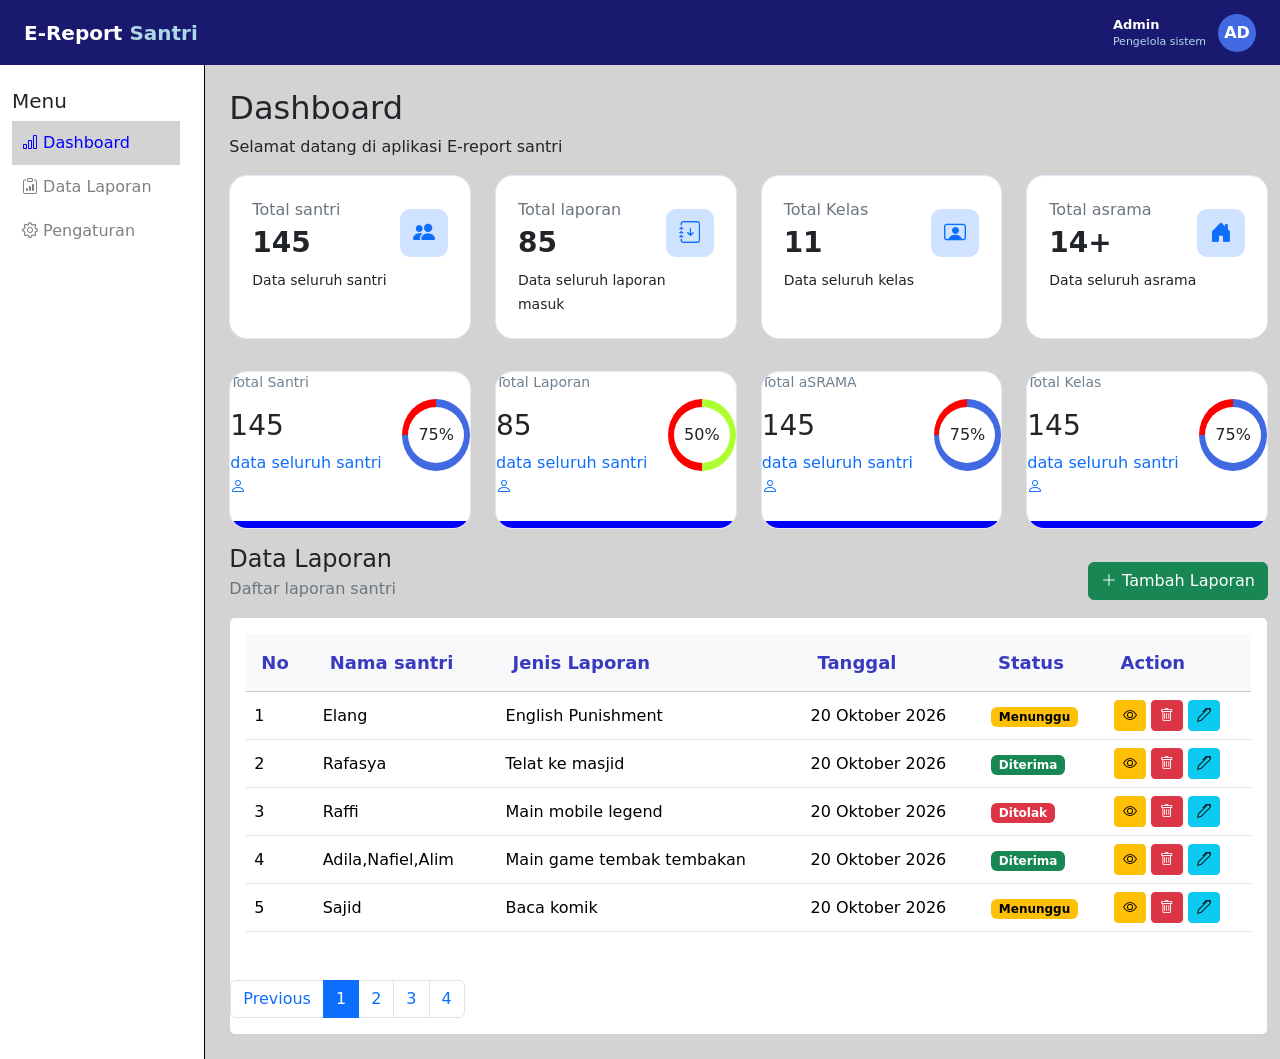
<file: dasboard.html>
<!DOCTYPE html>
<html lang="en">
<head>
    <meta charset="UTF-8">
    <meta name="viewport" content="width=device-width, initial-scale=1.0">
    <title>E-Report</title>
    <link href="https://cdn.jsdelivr.net/npm/bootstrap@5.3.8/dist/css/bootstrap.min.css" rel="stylesheet">
    <link rel="stylesheet" href="style.css">
    <link rel="stylesheet" href="https://cdn.jsdelivr.net/npm/bootstrap-icons@1.13.2/font/bootstrap-icons.min.css">

</head>
<body>

    <nav class="navbar topbar px-4">
        <span class="navbar-brand text-white fw-bold">
            E-Report <span class="brand-light">Santri</span> 
        </span>
        <div class="admin-profile">
            <div>
                <span>Admin</span>
                <small>Pengelola sistem</small>
            </div>
            <div class="admin-avatar">AD</div>
        </div>
    </nav>
    <div class="row">
        <aside class="sidebar col-lg-2 p-4">
            <h5 class="menu-label">Menu</h5>
            <a href="" class="menu-link active"> <i class="bi bi-bar-chart"></i> Dashboard</a>
            <a href="statstik.html" class="menu-link "><i class="bi bi-clipboard-data"></i> Data Laporan</a>
            <a href="" class="menu-link"> <i class="bi bi-gear"></i> Pengaturan</a>
        </aside>
        <main class="col-lg-10 p-4">
            <h2>Dashboard</h2>
            <p>Selamat datang di aplikasi E-report santri</p>
            <div class="row">

                <!-- Card 1 -->
                 <div class="col-lg-3">
                    <div class="card stat-card h-100">
                        <div class="card-body">
                        <div class="d-flex justify-content-between align-items-center">
                            <div>
                                <p class="text-secondary mb-1">Total santri</p>
                                <h3 class="fw-bold">145</h3>
                            </div>

                            <div class="stat-icon bg-primary-subtle text-primary">
                                <i class="bi bi-people-fill"></i>
                            </div>
                        </div>
                            <small>Data seluruh santri</small>
                        </div>
                    </div>
                    
                 </div>
                 <!-- End Card 1 -->
                <!-- Card 2 -->
                 <div class="col-lg-3">
                    <div class="card stat-card h-100">
                        <div class="card-body">
                        <div class="d-flex justify-content-between align-items-center">
                            <div>
                                <p class="text-secondary mb-1">Total laporan</p>
                                <h3 class="fw-bold">85</h3>
                            </div>

                            <div class="stat-icon bg-primary-subtle text-primary">
                                <i class="bi bi-journal-arrow-down"></i>
                            </div>
                        </div>
                            <small>Data seluruh laporan masuk</small>
                        </div>
                    </div>
                    
                 </div>
                 <!-- End Card 2 -->
                <!-- Card 3 -->
                 <div class="col-lg-3">
                    <div class="card stat-card h-100">
                        <div class="card-body">
                        <div class="d-flex justify-content-between align-items-center">
                            <div>
                                <p class="text-secondary mb-1">Total Kelas</p>
                                <h3 class="fw-bold">11</h3>
                            </div>

                            <div class="stat-icon bg-primary-subtle text-primary">
                                <i class="bi bi-person-video"></i>
                            </div>
                        </div>
                            <small>Data seluruh kelas</small>
                        </div>
                    </div>
                    
                 </div>
                 <!-- End Card 3 -->
                <!-- Card 4 -->
                 <div class="col-lg-3">
                    <div class="card stat-card h-100">
                        <div class="card-body">
                        <div class="d-flex justify-content-between align-items-center">
                            <div>
                                <p class="text-secondary mb-1">Total asrama</p>
                                <h3 class="fw-bold">14+</h3>
                            </div>

                            <div class="stat-icon bg-primary-subtle text-primary">
                                <i class="bi bi-house-door-fill"></i>
                            </div>
                        </div>
                            <small>Data seluruh asrama</small>
                        </div>
                    </div>
                    
                 </div>
                 <!-- End Card 4 -->
            </div>

            <div class="row g-4 mt-2">
                <!-- Total santri -->

                <!-- card-stat-1 -->
                 <div class="col-lg-3">
                    <div class="card stat-card">
                        <div class="stat-atas">
                            <div>
                                <p class="stat-label">Total Santri</p>
                                <h3 class="stat-number">145</h3>
                                <span class="stat-keterangan text-primary">
                                    data seluruh santri
                                    <i class="bi bi-person"></i>
                                </span>
                            </div>
                            <div class="lingkaran-progres progres-biru">
                                <div class="isi-lingkaran"> <span>75%</span> </div>
                            </div>
                        </div>
                        <div class="garis-progres">
                            <div class="isi-garis garis-biru"></div>
                        </div>
                    </div>
                 </div>
                 <!-- card-stat-end -->
                <!-- card-stat-2 -->
                 <div class="col-lg-3">
                    <div class="card stat-card">
                        <div class="stat-atas">
                            <div>
                                <p class="stat-label">Total Laporan</p>
                                <h3 class="stat-number">85</h3>
                                <span class="stat-keterangan text-primary">
                                    data seluruh santri
                                    <i class="bi bi-person"></i>
                                </span>
                            </div>
                            <div class="lingkaran-progres progres-hijau">
                                <div class="isi-lingkaran"> <span>50%</span> </div>
                            </div>
                        </div>
                        <div class="garis-progres">
                            <div class="isi-garis garis-hijau"></div>
                        </div>
                    </div>
                 </div>
                 <!-- card-stat-end -->
                <!-- card-stat-3 -->
                 <div class="col-lg-3">
                    <div class="card stat-card">
                        <div class="stat-atas">
                            <div>
                                <p class="stat-label">Total aSRAMA</p>
                                <h3 class="stat-number">145</h3>
                                <span class="stat-keterangan text-primary">
                                    data seluruh santri
                                    <i class="bi bi-person"></i>
                                </span>
                            </div>
                            <div class="lingkaran-progres progres-biru">
                                <div class="isi-lingkaran"> <span>75%</span> </div>
                            </div>
                        </div>
                        <div class="garis-progres">
                            <div class="isi-garis garis-biru"></div>
                        </div>
                    </div>
                 </div>
                 <!-- card-stat-end -->
                <!-- card-stat-4 -->
                 <div class="col-lg-3">
                    <div class="card stat-card">
                        <div class="stat-atas">
                            <div>
                                <p class="stat-label">Total Kelas</p>
                                <h3 class="stat-number">145</h3>
                                <span class="stat-keterangan text-primary">
                                    data seluruh santri
                                    <i class="bi bi-person"></i>
                                </span>
                            </div>
                            <div class="lingkaran-progres progres-biru">
                                <div class="isi-lingkaran"> <span>75%</span> </div>
                            </div>
                        </div>
                        <div class="garis-progres">
                            <div class="isi-garis garis-biru"></div>
                        </div>
                    </div>
                 </div>
                 <!-- card-stat-end -->
            </div>

            <div class="mt-3">
                <div class="d-flex justify-content-between align-items-center">
                    <div>
                        <h4 class="judul-bagian mb-1">Data Laporan</h4>
                        <p class="text-secondary">Daftar laporan santri</p>
                    </div>
                    <button class="btn btn-success"> <i class="bi bi-plus-lg"></i> Tambah Laporan</button>
                </div>

                <div class="card tabel-laporan" >
                    <div class="card-body">
                         <div class="table-responsive">
                    <table class="table table-hover align-middle">
                        <thead class="table-light">
                            <tr>
                                <th>No</th>
                                <th>Nama santri</th>
                                <th>Jenis Laporan</th>
                                <th>Tanggal</th>
                                <th>Status</th>
                                <th>Action</th>
                            </tr>
                        </thead>
                        <tbody>
                            <tr>
                                <td>1</td>
                                <td>Elang </td>
                                <td>English Punishment</td>
                                <td>20 Oktober 2026</td>
                                <td> <span class="badge text-bg-warning">Menunggu</span> </td>
                                <td>
                                    <button class="btn btn-sm btn-warning"><i class="bi bi-eye"></i></button>
                                    <button class="btn btn-sm btn-danger"> <i class="bi bi-trash"></i></button>
                                    <button class="btn btn-sm btn-info"> <i class="bi bi-pen"></i> </button>
                                </td>
                            </tr>
                            <tr>
                                <td>2</td>
                                <td>Rafasya </td>
                                <td>Telat ke masjid</td>
                                <td>20 Oktober 2026</td>
                                <td> <span class="badge text-bg-success">Diterima</span> </td>
                                <td>
                                    <button class="btn btn-sm btn-warning"><i class="bi bi-eye"></i></button>
                                    <button class="btn btn-sm btn-danger"> <i class="bi bi-trash"></i></button>
                                    <button class="btn btn-sm btn-info"> <i class="bi bi-pen"></i> </button>
                                </td>
                            </tr>
                            <tr>
                                <td>3</td>
                                <td>Raffi </td>
                                <td>Main mobile legend</td>
                                <td>20 Oktober 2026</td>
                                <td> <span class="badge text-bg-danger">Ditolak</span> </td>
                                <td>
                                    <button class="btn btn-sm btn-warning"><i class="bi bi-eye"></i></button>
                                    <button class="btn btn-sm btn-danger"> <i class="bi bi-trash"></i></button>
                                    <button class="btn btn-sm btn-info"> <i class="bi bi-pen"></i> </button>
                                </td>
                            </tr>
                            <tr>
                                <td>4</td>
                                <td>Adila,Nafiel,Alim </td>
                                <td>Main game tembak tembakan</td>
                                <td>20 Oktober 2026</td>
                                <td> <span class="badge text-bg-success">Diterima</span> </td>
                                <td>
                                    <button class="btn btn-sm btn-warning"><i class="bi bi-eye"></i></button>
                                    <button class="btn btn-sm btn-danger"> <i class="bi bi-trash"></i></button>
                                    <button class="btn btn-sm btn-info"> <i class="bi bi-pen"></i> </button>
                                </td>
                            </tr>
                            <tr>
                                <td>5</td>
                                <td>Sajid </td>
                                <td>Baca komik</td>
                                <td>20 Oktober 2026</td>
                                <td> <span class="badge text-bg-warning">Menunggu</span> </td>
                                <td>
                                    <button class="btn btn-sm btn-warning"><i class="bi bi-eye"></i></button>
                                    <button class="btn btn-sm btn-danger"> <i class="bi bi-trash"></i></button>
                                    <button class="btn btn-sm btn-info"> <i class="bi bi-pen"></i> </button>
                                </td>
                            </tr>
                        </tbody>
                    </table>
                </div>
                    </div>
                    
                    <ul class="pagination mt-3">
                        
                        <li class="page-item"><a href="" class="page-link">Previous</a>
                        <li class="page-item"><a href="" class="page-link active">1</a>
                        <li class="page-item"><a href="" class="page-link">2</a>
                        <li class="page-item"><a href="" class="page-link">3</a>
                        <li class="page-item"><a href="" class="page-link">4</a>
                        
                    </ul>
                </div>
               
            </div>

        </main>
    </div>
    
    <script src="https://cdn.jsdelivr.net/npm/bootstrap@5.3.8/dist/js/bootstrap.bundle.min.js"></script>

</body>
</html>
</file>
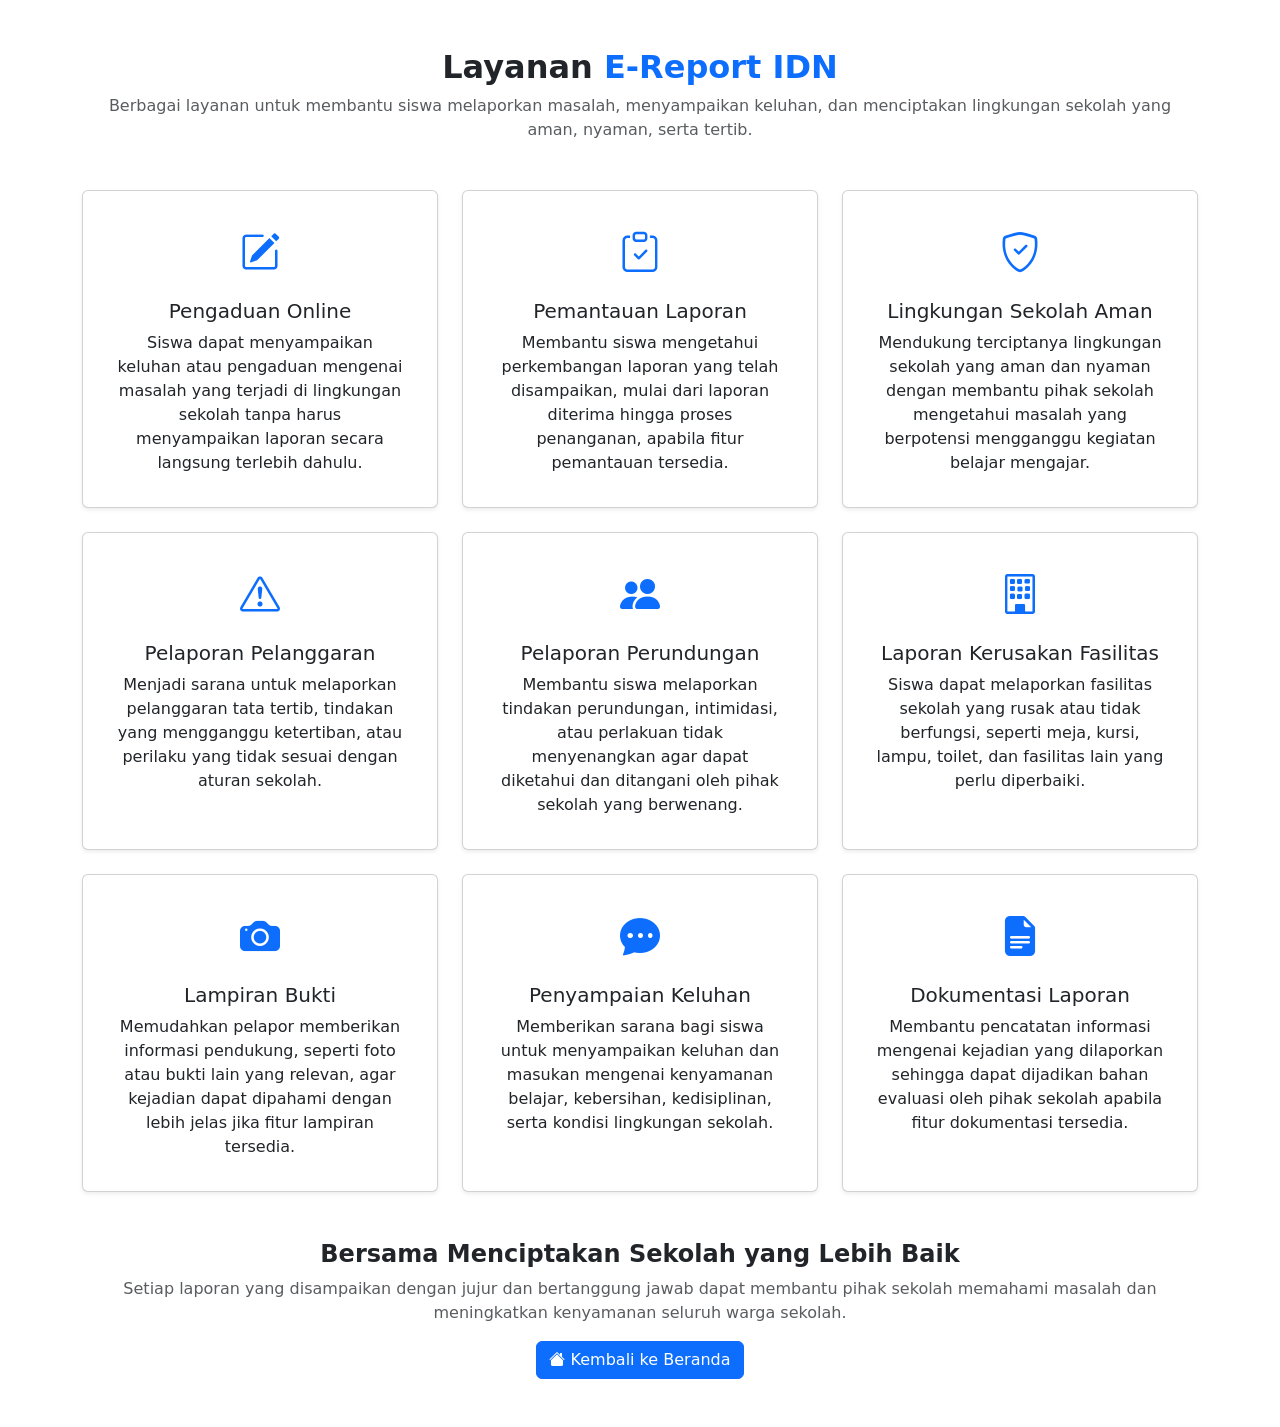
<file: layanan.html>
<!DOCTYPE html>
<html lang="id">
<head>
    <meta charset="UTF-8">
    <meta name="viewport" content="width=device-width, initial-scale=1.0">
    <title>Layanan E-Report IDN</title>
    <link href="https://cdn.jsdelivr.net/npm/bootstrap@5.3.8/dist/css/bootstrap.min.css" rel="stylesheet">
    <link rel="stylesheet" href="https://cdn.jsdelivr.net/npm/bootstrap-icons@1.13.2/font/bootstrap-icons.min.css">
</head>
<body>

<section class="py-5">
    <div class="container">

        <!-- Judul Layanan -->
        <div class="text-center mb-5">
            <h2 class="fw-bold">
                Layanan <span class="text-primary">E-Report IDN</span>
            </h2>
            <p class="text-muted">
                Berbagai layanan untuk membantu siswa melaporkan masalah,
                menyampaikan keluhan, dan menciptakan lingkungan sekolah
                yang aman, nyaman, serta tertib.
            </p>
        </div>

        <div class="row g-4">

            <!-- Layanan 1 -->
            <div class="col-lg-4 col-md-6">
                <div class="card h-100 text-center p-3 shadow-sm">
                    <div class="card-body">
                        <i class="bi bi-pencil-square text-primary fs-1"></i>
                        <h5 class="card-title mt-3">Pengaduan Online</h5>
                        <p class="card-text">
                            Siswa dapat menyampaikan keluhan atau pengaduan
                            mengenai masalah yang terjadi di lingkungan
                            sekolah tanpa harus menyampaikan laporan
                            secara langsung terlebih dahulu.
                        </p>
                    </div>
                </div>
            </div>

            <!-- Layanan 2 -->
            <div class="col-lg-4 col-md-6">
                <div class="card h-100 text-center p-3 shadow-sm">
                    <div class="card-body">
                        <i class="bi bi-clipboard-check text-primary fs-1"></i>
                        <h5 class="card-title mt-3">Pemantauan Laporan</h5>
                        <p class="card-text">
                            Membantu siswa mengetahui perkembangan laporan
                            yang telah disampaikan, mulai dari laporan
                            diterima hingga proses penanganan, apabila
                            fitur pemantauan tersedia.
                        </p>
                    </div>
                </div>
            </div>

            <!-- Layanan 3 -->
            <div class="col-lg-4 col-md-6">
                <div class="card h-100 text-center p-3 shadow-sm">
                    <div class="card-body">
                        <i class="bi bi-shield-check text-primary fs-1"></i>
                        <h5 class="card-title mt-3">Lingkungan Sekolah Aman</h5>
                        <p class="card-text">
                            Mendukung terciptanya lingkungan sekolah yang
                            aman dan nyaman dengan membantu pihak sekolah
                            mengetahui masalah yang berpotensi mengganggu
                            kegiatan belajar mengajar.
                        </p>
                    </div>
                </div>
            </div>

            <!-- Layanan 4 -->
            <div class="col-lg-4 col-md-6">
                <div class="card h-100 text-center p-3 shadow-sm">
                    <div class="card-body">
                        <i class="bi bi-exclamation-triangle text-primary fs-1"></i>
                        <h5 class="card-title mt-3">Pelaporan Pelanggaran</h5>
                        <p class="card-text">
                            Menjadi sarana untuk melaporkan pelanggaran
                            tata tertib, tindakan yang mengganggu
                            ketertiban, atau perilaku yang tidak sesuai
                            dengan aturan sekolah.
                        </p>
                    </div>
                </div>
            </div>

            <!-- Layanan 5 -->
            <div class="col-lg-4 col-md-6">
                <div class="card h-100 text-center p-3 shadow-sm">
                    <div class="card-body">
                        <i class="bi bi-people-fill text-primary fs-1"></i>
                        <h5 class="card-title mt-3">Pelaporan Perundungan</h5>
                        <p class="card-text">
                            Membantu siswa melaporkan tindakan perundungan,
                            intimidasi, atau perlakuan tidak menyenangkan
                            agar dapat diketahui dan ditangani oleh
                            pihak sekolah yang berwenang.
                        </p>
                    </div>
                </div>
            </div>

            <!-- Layanan 6 -->
            <div class="col-lg-4 col-md-6">
                <div class="card h-100 text-center p-3 shadow-sm">
                    <div class="card-body">
                        <i class="bi bi-building text-primary fs-1"></i>
                        <h5 class="card-title mt-3">Laporan Kerusakan Fasilitas</h5>
                        <p class="card-text">
                            Siswa dapat melaporkan fasilitas sekolah yang
                            rusak atau tidak berfungsi, seperti meja,
                            kursi, lampu, toilet, dan fasilitas lain
                            yang perlu diperbaiki.
                        </p>
                    </div>
                </div>
            </div>

            <!-- Layanan 7 -->
            <div class="col-lg-4 col-md-6">
                <div class="card h-100 text-center p-3 shadow-sm">
                    <div class="card-body">
                        <i class="bi bi-camera-fill text-primary fs-1"></i>
                        <h5 class="card-title mt-3">Lampiran Bukti</h5>
                        <p class="card-text">
                            Memudahkan pelapor memberikan informasi
                            pendukung, seperti foto atau bukti lain
                            yang relevan, agar kejadian dapat dipahami
                            dengan lebih jelas jika fitur lampiran tersedia.
                        </p>
                    </div>
                </div>
            </div>

            <!-- Layanan 8 -->
            <div class="col-lg-4 col-md-6">
                <div class="card h-100 text-center p-3 shadow-sm">
                    <div class="card-body">
                        <i class="bi bi-chat-dots-fill text-primary fs-1"></i>
                        <h5 class="card-title mt-3">Penyampaian Keluhan</h5>
                        <p class="card-text">
                            Memberikan sarana bagi siswa untuk
                            menyampaikan keluhan dan masukan mengenai
                            kenyamanan belajar, kebersihan, kedisiplinan,
                            serta kondisi lingkungan sekolah.
                        </p>
                    </div>
                </div>
            </div>

            <!-- Layanan 9 -->
            <div class="col-lg-4 col-md-6">
                <div class="card h-100 text-center p-3 shadow-sm">
                    <div class="card-body">
                        <i class="bi bi-file-earmark-text-fill text-primary fs-1"></i>
                        <h5 class="card-title mt-3">Dokumentasi Laporan</h5>
                        <p class="card-text">
                            Membantu pencatatan informasi mengenai
                            kejadian yang dilaporkan sehingga dapat
                            dijadikan bahan evaluasi oleh pihak sekolah
                            apabila fitur dokumentasi tersedia.
                        </p>
                    </div>
                </div>
            </div>

        </div>

        <!-- Penutup -->
        <div class="text-center mt-5">
            <h4 class="fw-bold">Bersama Menciptakan Sekolah yang Lebih Baik</h4>
            <p class="text-muted">
                Setiap laporan yang disampaikan dengan jujur dan bertanggung
                jawab dapat membantu pihak sekolah memahami masalah
                dan meningkatkan kenyamanan seluruh warga sekolah.
            </p>
        </div>
        <div class="text-center">
             <a href="index.html" class="btn btn-primary">
                <i class="bi bi-house-fill"></i>
                    Kembali ke Beranda
             </a>
        </div>
    </div>
</section>

<script src="https://cdn.jsdelivr.net/npm/bootstrap@5.3.8/dist/js/bootstrap.bundle.min.js"></script>
</body>
</html>
</file>
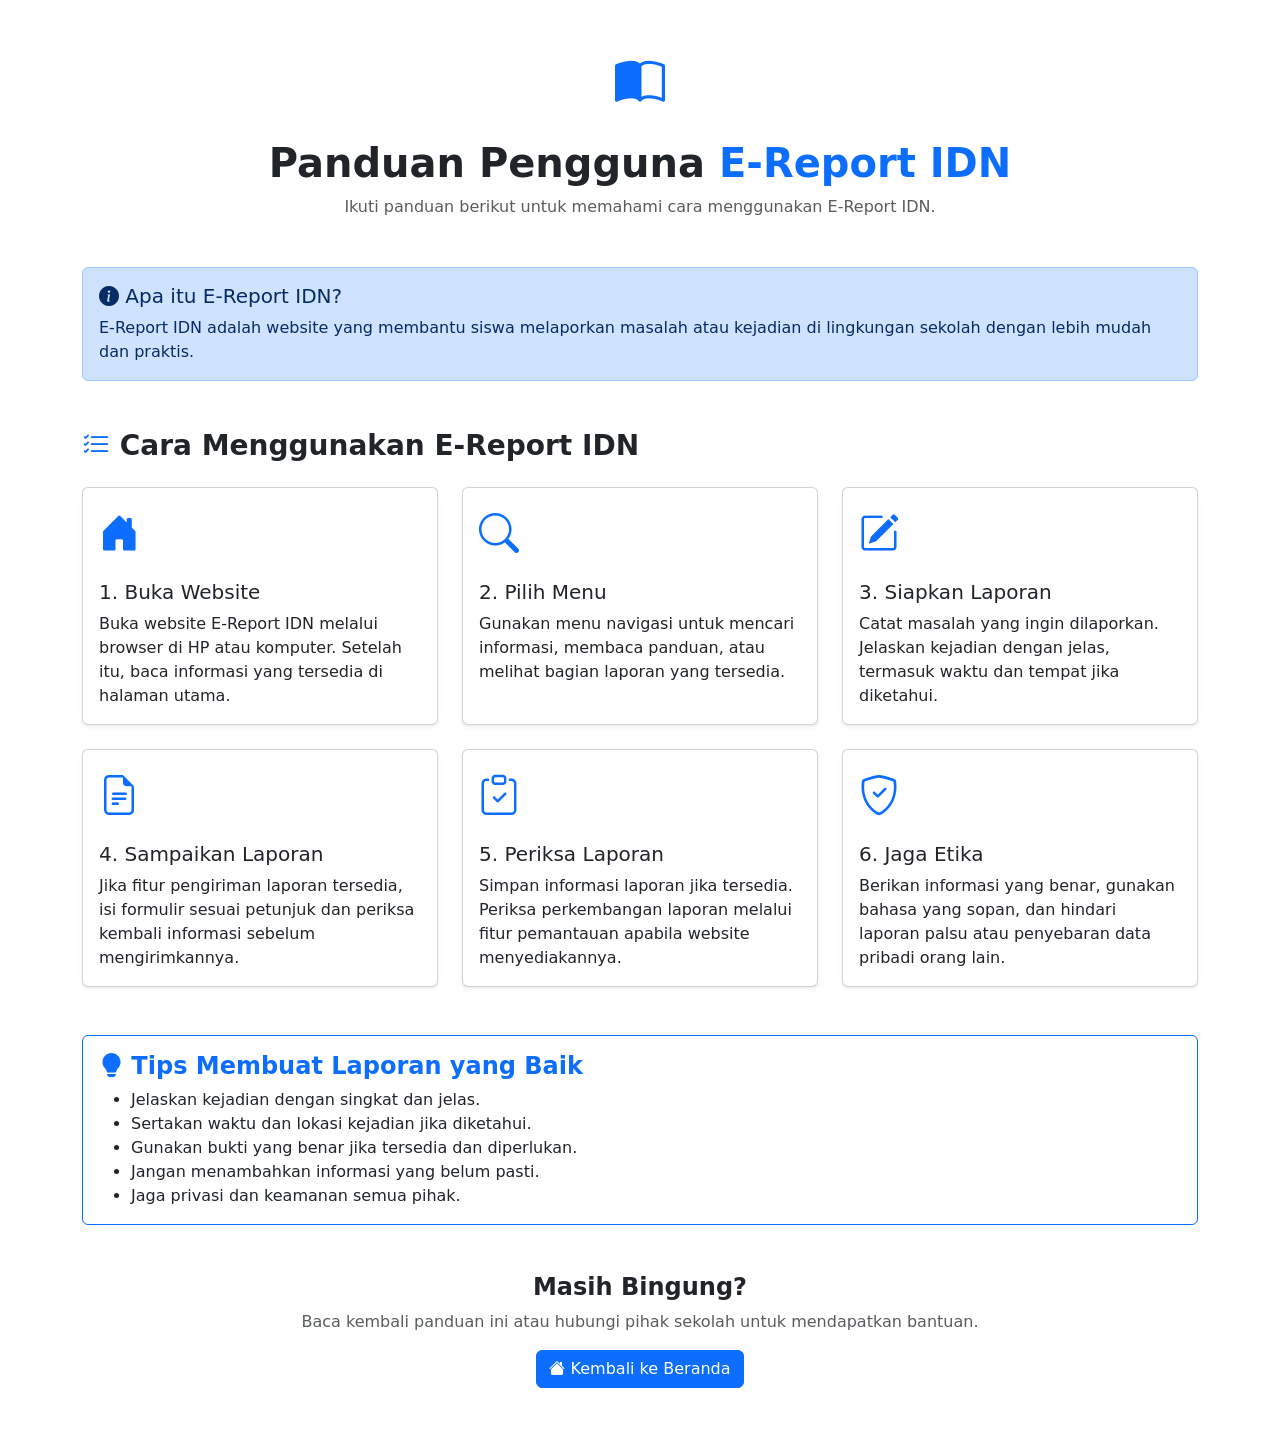
<file: panduan.html>
<!DOCTYPE html>
<html lang="id">
<head>
    <meta charset="UTF-8">
    <meta name="viewport" content="width=device-width, initial-scale=1.0">
    <title>Panduan Pengguna - E-Report IDN</title>
    <link href="https://cdn.jsdelivr.net/npm/bootstrap@5.3.8/dist/css/bootstrap.min.css" rel="stylesheet">
    <link rel="stylesheet" href="https://cdn.jsdelivr.net/npm/bootstrap-icons@1.13.2/font/bootstrap-icons.min.css">
</head>
<body>

    <section class="py-5">
        <div class="container">

            <!-- Judul Panduan -->
            <div class="text-center mb-5">
                <i class="bi bi-book-half text-primary" style="font-size: 50px;"></i>
                <h1 class="fw-bold mt-3">
                    Panduan Pengguna
                    <span class="text-primary">E-Report IDN</span>
                </h1>
                <p class="text-muted">
                    Ikuti panduan berikut untuk memahami cara menggunakan E-Report IDN.
                </p>
            </div>

            <!-- Pengantar -->
            <div class="alert alert-primary" role="alert">
                <h5 class="alert-heading">
                    <i class="bi bi-info-circle-fill"></i>
                    Apa itu E-Report IDN?
                </h5>
                <p class="mb-0">
                    E-Report IDN adalah website yang membantu siswa
                    melaporkan masalah atau kejadian di lingkungan sekolah
                    dengan lebih mudah dan praktis.
                </p>
            </div>

            <!-- Langkah Penggunaan -->
            <h3 class="fw-bold mb-4 mt-5">
                <i class="bi bi-list-check text-primary"></i>
                Cara Menggunakan E-Report IDN
            </h3>

            <div class="row g-4">

                <!-- Langkah 1 -->
                <div class="col-md-6 col-lg-4">
                    <div class="card h-100 shadow-sm">
                        <div class="card-body">
                            <i class="bi bi-house-door-fill text-primary fs-1"></i>
                            <h5 class="card-title mt-3">1. Buka Website</h5>
                            <p class="card-text">
                                Buka website E-Report IDN melalui browser
                                di HP atau komputer. Setelah itu, baca
                                informasi yang tersedia di halaman utama.
                            </p>
                        </div>
                    </div>
                </div>

                <!-- Langkah 2 -->
                <div class="col-md-6 col-lg-4">
                    <div class="card h-100 shadow-sm">
                        <div class="card-body">
                            <i class="bi bi-search text-primary fs-1"></i>
                            <h5 class="card-title mt-3">2. Pilih Menu</h5>
                            <p class="card-text">
                                Gunakan menu navigasi untuk mencari
                                informasi, membaca panduan, atau melihat
                                bagian laporan yang tersedia.
                            </p>
                        </div>
                    </div>
                </div>

                <!-- Langkah 3 -->
                <div class="col-md-6 col-lg-4">
                    <div class="card h-100 shadow-sm">
                        <div class="card-body">
                            <i class="bi bi-pencil-square text-primary fs-1"></i>
                            <h5 class="card-title mt-3">3. Siapkan Laporan</h5>
                            <p class="card-text">
                                Catat masalah yang ingin dilaporkan.
                                Jelaskan kejadian dengan jelas, termasuk
                                waktu dan tempat jika diketahui.
                            </p>
                        </div>
                    </div>
                </div>

                <!-- Langkah 4 -->
                <div class="col-md-6 col-lg-4">
                    <div class="card h-100 shadow-sm">
                        <div class="card-body">
                            <i class="bi bi-file-earmark-text text-primary fs-1"></i>
                            <h5 class="card-title mt-3">4. Sampaikan Laporan</h5>
                            <p class="card-text">
                                Jika fitur pengiriman laporan tersedia,
                                isi formulir sesuai petunjuk dan periksa
                                kembali informasi sebelum mengirimkannya.
                            </p>
                        </div>
                    </div>
                </div>

                <!-- Langkah 5 -->
                <div class="col-md-6 col-lg-4">
                    <div class="card h-100 shadow-sm">
                        <div class="card-body">
                            <i class="bi bi-clipboard-check text-primary fs-1"></i>
                            <h5 class="card-title mt-3">5. Periksa Laporan</h5>
                            <p class="card-text">
                                Simpan informasi laporan jika tersedia.
                                Periksa perkembangan laporan melalui
                                fitur pemantauan apabila website
                                menyediakannya.
                            </p>
                        </div>
                    </div>
                </div>

                <!-- Langkah 6 -->
                <div class="col-md-6 col-lg-4">
                    <div class="card h-100 shadow-sm">
                        <div class="card-body">
                            <i class="bi bi-shield-check text-primary fs-1"></i>
                            <h5 class="card-title mt-3">6. Jaga Etika</h5>
                            <p class="card-text">
                                Berikan informasi yang benar, gunakan
                                bahasa yang sopan, dan hindari laporan
                                palsu atau penyebaran data pribadi
                                orang lain.
                            </p>
                        </div>
                    </div>
                </div>

            </div>

            <!-- Tips -->
            <div class="card border-primary mt-5">
                <div class="card-body">
                    <h4 class="fw-bold text-primary">
                        <i class="bi bi-lightbulb-fill"></i>
                        Tips Membuat Laporan yang Baik
                    </h4>

                    <ul class="mb-0">
                        <li>Jelaskan kejadian dengan singkat dan jelas.</li>
                        <li>Sertakan waktu dan lokasi kejadian jika diketahui.</li>
                        <li>Gunakan bukti yang benar jika tersedia dan diperlukan.</li>
                        <li>Jangan menambahkan informasi yang belum pasti.</li>
                        <li>Jaga privasi dan keamanan semua pihak.</li>
                    </ul>
                </div>
            </div>

            <!-- Catatan -->
            <div class="text-center mt-5">
                <h4 class="fw-bold">Masih Bingung?</h4>
                <p class="text-muted">
                    Baca kembali panduan ini atau hubungi pihak sekolah
                    untuk mendapatkan bantuan.
                </p>
                <a href="index.html" class="btn btn-primary">
                    <i class="bi bi-house-fill"></i>
                    Kembali ke Beranda
                </a>
            </div>

        </div>
    </section>

    <script src="https://cdn.jsdelivr.net/npm/bootstrap@5.3.8/dist/js/bootstrap.bundle.min.js"></script>
</body>
</html>
</file>
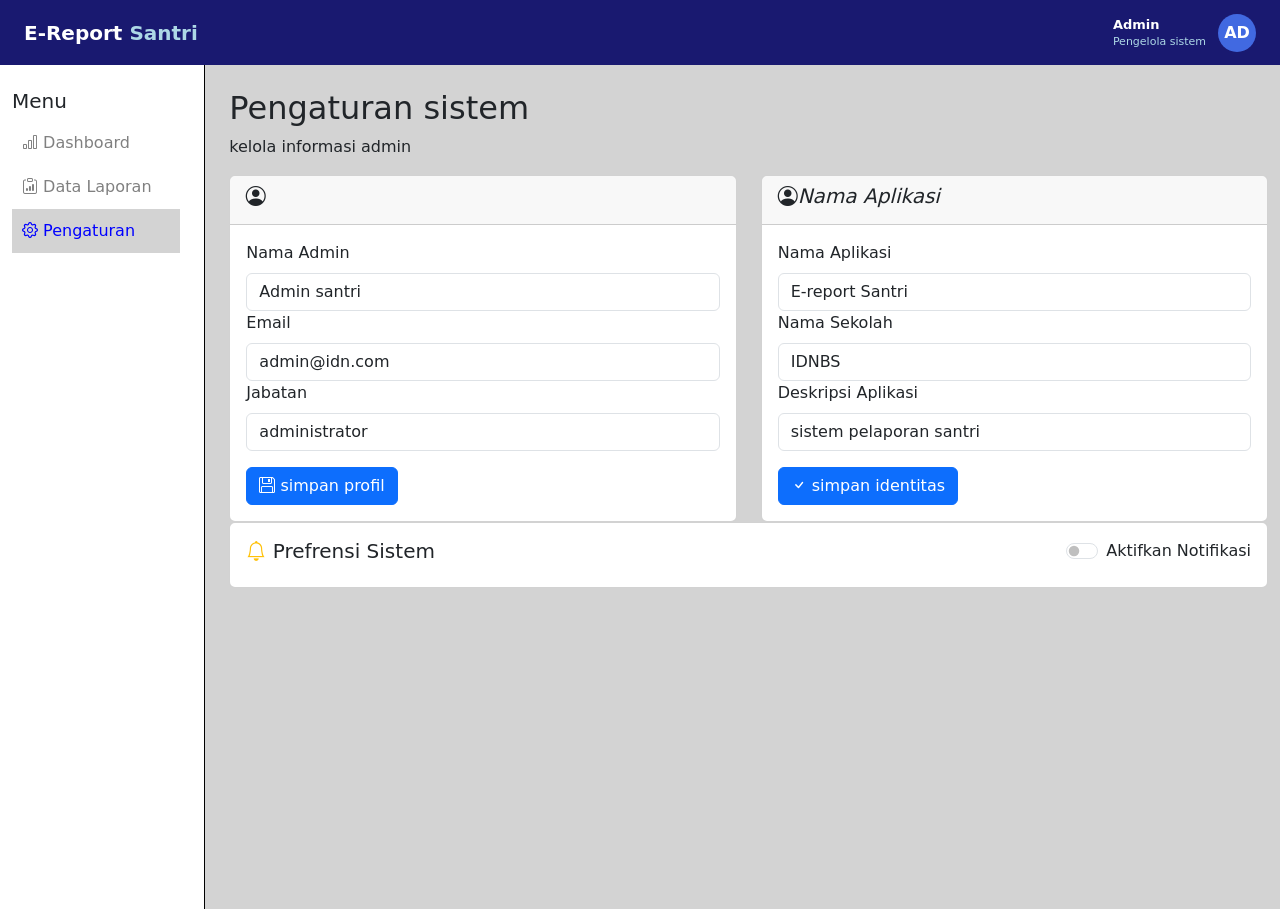
<file: setting.html>
<!DOCTYPE html>
<html lang="en">
<head>
    <meta charset="UTF-8">
    <meta name="viewport" content="width=device-width, initial-scale=1.0">
    <title>E-Report</title>
    <link href="https://cdn.jsdelivr.net/npm/bootstrap@5.3.8/dist/css/bootstrap.min.css" rel="stylesheet">
    <link rel="stylesheet" href="style.css">
    <link rel="stylesheet" href="https://cdn.jsdelivr.net/npm/bootstrap-icons@1.13.2/font/bootstrap-icons.min.css">

</head>
<body>

    <nav class="navbar topbar px-4">
        <span class="navbar-brand text-white fw-bold">
            E-Report <span class="brand-light">Santri</span> 
        </span>
        <div class="admin-profile">
            <div>
                <span>Admin</span>
                <small>Pengelola sistem</small>
            </div>
            <div class="admin-avatar">AD</div>
        </div>
    </nav>
    <div class="row">
        <aside class="sidebar col-lg-2 p-4">
            <h5 class="menu-label">Menu</h5>
            <a href="index.html" class="menu-link"><i class="bi bi-bar-chart"></i> Dashboard</a>
            <a href="statstik.html" class="menu-link"><i class="bi bi-clipboard-data"></i> Data Laporan</a>
            <a href="setting.html" class="menu-link active"> <i class="bi bi-gear"></i> Pengaturan</a>
        </aside>
        <main class="col-lg-10 p-4">
            <h2>Pengaturan sistem</h2>
            <p>kelola informasi admin</p>
            
            <div class="row">
                <div class="col-lg-6">
                    <div class="card h-100">
                        <div class="card-header">
                            <h5><i class=" bi bi-person-circle"></i></h5>
                        </div>
                        <div class="card-body">
                            <form action="">
                                <div class="md-3">
                                <label for="" class="form-label">Nama Admin</label>
                                <input type="text" value="Admin santri" class="form-control">
                                </div>
                                <div class="md-3">
                                <label for="" class="form-label">Email</label>
                                <input type="text" value="admin@idn.com" class="form-control">
                                </div>
                                <div class="md-3">
                                <label for="" class="form-label">Jabatan</label>
                                <input type="text" value="administrator" class="form-control">
                                </div>
                                <button class="btn btn-primary mt-3">
                                    <i class="bi bi-floppy"></i>
                                    simpan profil
                                </button>
                            </form>
                        </div>
                    </div>
                </div>
                <div class="col-lg-6">
                    <div class="card h-100">
                        <div class="card-header">
                            <h5><i class=" bi bi-person-circle">Nama Aplikasi</i></h5>
                        </div>
                        <div class="card-body">
                            <form action="">
                                <div class="md-3">
                                <label for="" class="form-label">Nama Aplikasi</label>
                                <input type="text" value="E-report Santri" class="form-control">
                                </div>
                                <div class="md-3">
                                <label for="" class="form-label">Nama Sekolah</label>
                                <input type="text" value="IDNBS" class="form-control">
                                </div>
                                <div class="md-3">
                                <label for="" class="form-label">Deskripsi Aplikasi</label>
                                <input type="text" value="sistem pelaporan santri" class="form-control">
                                </div>
                                <button class="btn btn-primary mt-3">
                                    <i class="bi bi-check"></i>
                                    simpan identitas
                                </button>
                            </form>
                        </div>
                    </div>
                </div>
                <div class="col-lg-12">
                    <div class="card">
                        <div class="card-body">
                            <div class="d-flex justify-content-between">
                                <div>
                                    <h5> <i class="bi bi-bell text-warning"></i>
                                    Prefrensi Sistem
                                    </h5>
                                </div>
                                <div class="form-check form-switch">
                                    <input type="checkbox" class="form-check-input">
                                    <label for="form-check-label">
                                        Aktifkan Notifikasi
                                    </label>
                                </div>
                            </div>
                        </div>
                    </div>
                </div>
            </div>
            
        </main>
    </div>
    
   <script src="https://cdn.jsdelivr.net/npm/bootstrap@5.3.8/dist/js/bootstrap.bundle.min.js"></script>
    
 
</body>
</html>
</file>
<file: style.css>
body{
    background-color: lightgray;
    overflow-x: hidden;
}
    /* Style Navbar */
    .topbar{
        background-color: midnightblue;
        min-height: 65px;
    }

    .brand-light{
        color: lightblue;
    }

    .admin-profile{
        display: flex;
        color: white;
        align-items: center;
        gap: 12px;
    }

    .admin-profile span, .admin-profile small{
        display: block;
    }

    .admin-profile span{
        font-size: 13px;
        font-weight: bold;
    }

    .admin-profile small{
        color: lightblue;
        font-size: 11px;
    }

    .admin-avatar{
        background-color: royalblue;
        color: white;
        width: 38px;
        height: 38px;
        display: flex;
        align-items: center;
        justify-content: center;
        border-radius: 50%;
        font-weight: bold;
    }

    /* Style Sidebar */
.sidebar{
    background-color: white;
    min-height: calc(100vh - 56px) ;
    border-right: 1px solid black;
    display: flex;
    flex-direction: column;
}

.menu-link{
    text-decoration: none;
    color: gray;
    padding: 10px;
}

.menu-link.active{
    background-color: lightgray;
    color: blue;
}

 /* Style stat */
 .stat-card{
    border: none;
    border-radius: 12px;
    transition:  0.3s;
 }

 .stat-card:hover{
    transform: translateY(-5px);
    box-shadow: 0px 8px 20px black;
 }

 .stat-icon{
    width: 48px;
    height: 48px;
    border-radius: 10px;
    background-color: lightgray;
    display: flex;
    justify-content: center;
    align-items: center;
    font-size: 22px;
 }

 .tabel-laporan thead th {
    color: rgb(58, 58, 193);
    white-space: nowrap;
    font-size: 18px;
    padding: 15px;
 }


 /* Style statistik */
 .stat-card{
    border: 1px solid lavender;
    border-radius: 18px;
    overflow: hidden;
 }

 .stat-card .card-body{
    padding: 22px;
 }

 .stat-atas{
    display: flex;
    justify-content: space-between;
    align-items: center;
    gap: 10px;
 }

 .stat-label{
    color: slategray;
    font-size: 14px;
 }

 .lingkaran-progres{
    width: 72px;
    height: 72px;
    border-radius: 50%;
    display: flex;
    align-items: center;
    justify-content: center;
 }

 .progres-biru{
    background: conic-gradient(
        royalblue 0% 75%,
        red 75% 100%
    ) ;
 }

 .isi-lingkaran{
    width: 56px;
    height: 56px;
    background-color: white;
    border-radius: 50%;
    display: flex;
    align-items: center;
    justify-content: center;
 }

 .garis-progres{
    height: 7px;
    background-color: blue;
    margin-top: 22px;
    border-radius: 20px;
 }

 .isi-garis{
    height: 100%;
 }
 .isi-biru{
    background-color: royalblue;
 }

 .progres-hijau{
    background: conic-gradient(
        greenyellow 0% 50%,
        red 50% 100%

    )
 }

.area-grafik{
   position: relative;
}
</file>
